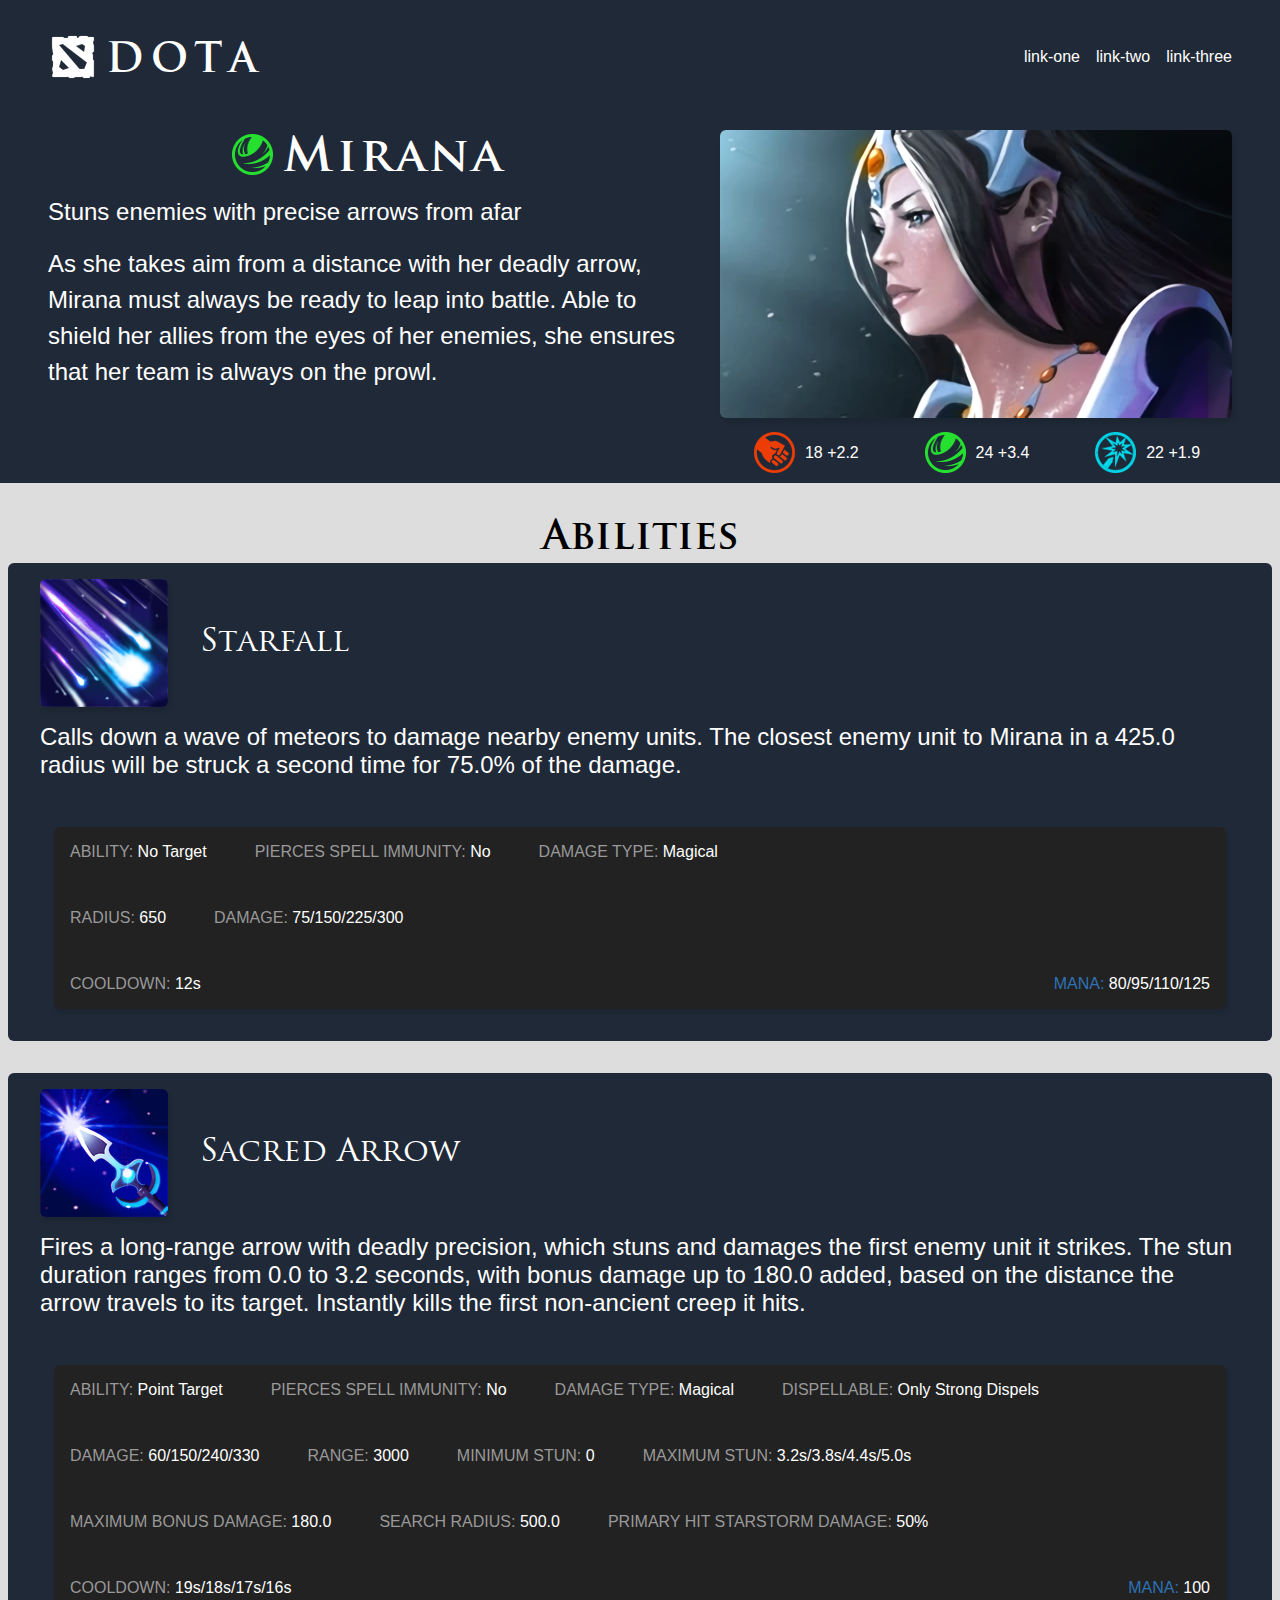
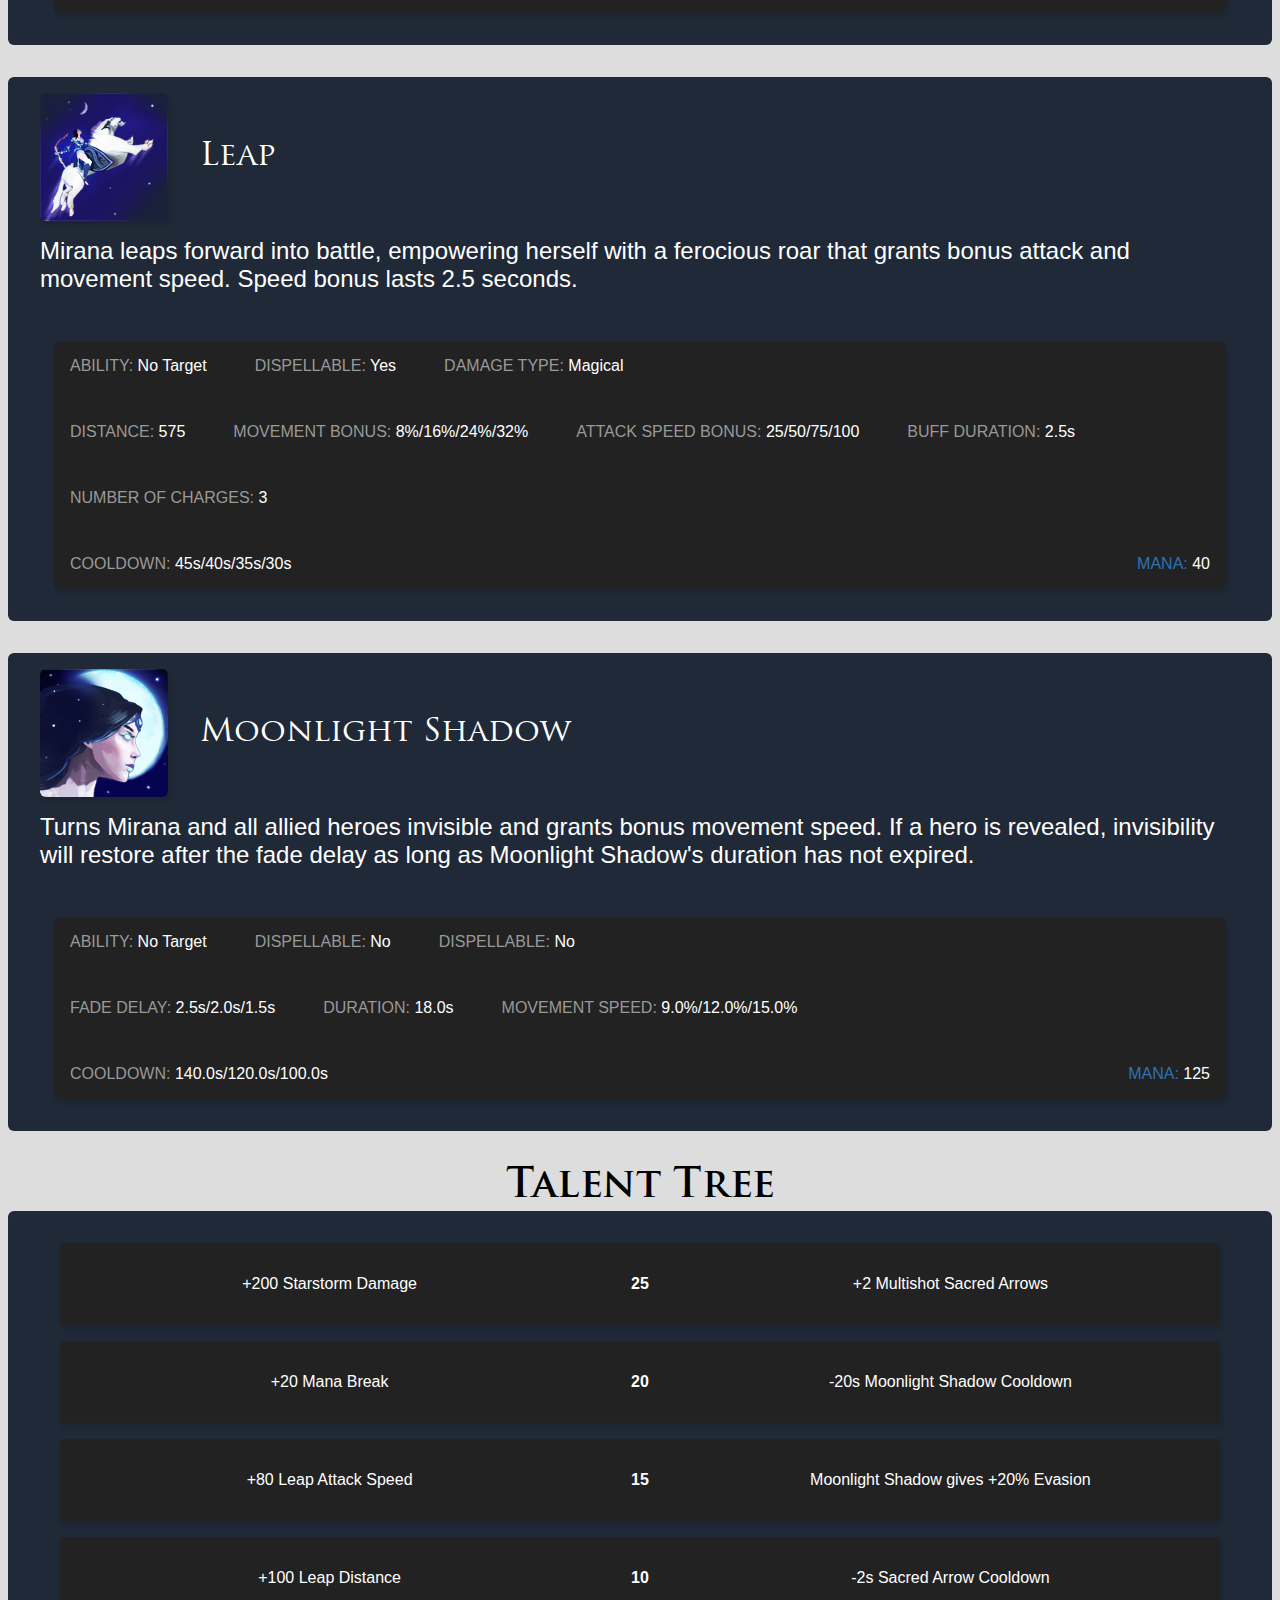
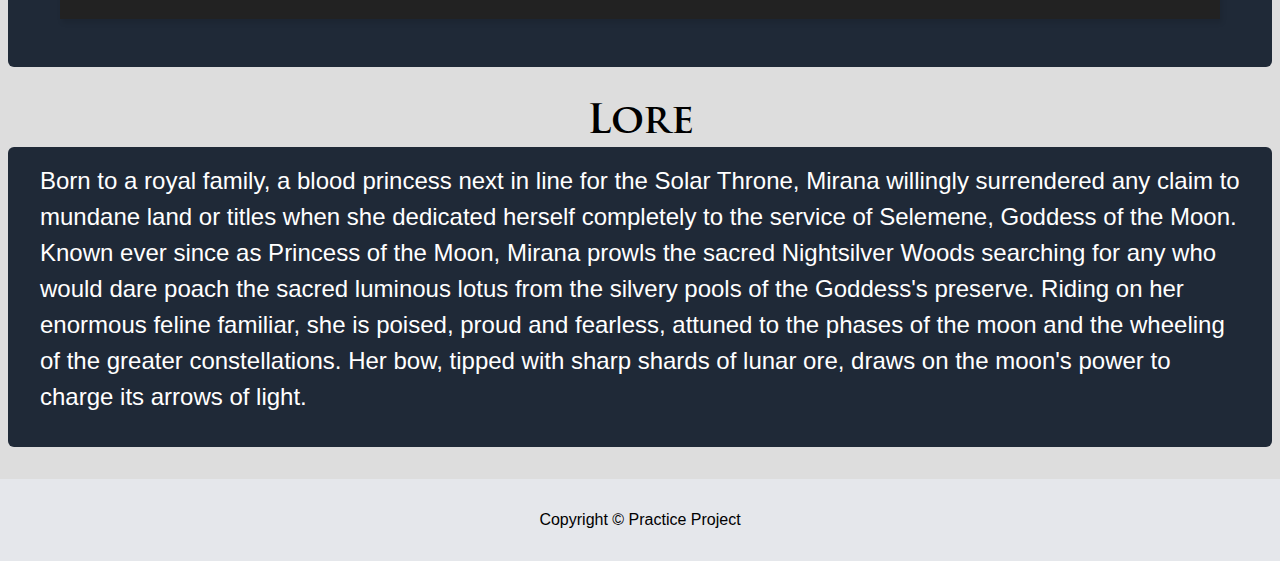
<file: index.html>
<!DOCTYPE html>
<html lang="en">
  <head>
    <meta charset="UTF-8" />
    <meta http-equiv="X-UA-Compatible" content="IE=edge" />
    <meta name="viewport" content="width=device-width, initial-scale=1.0" />
    <link rel="stylesheet" href="styles.css" />
    <title>Document</title>
  </head>
  <body>
    <header>
      <nav>
        <div class="logo-box">
          <img src="imgs/icons8-dota-2.svg" alt="Dota logo" />
          <div class="logo">DOTA</div>
        </div>
        <ul>
          <li><a href="#">link-one</a></li>
          <li><a href="#">link-two</a></li>
          <li><a href="#">link-three</a></li>
        </ul>
      </nav>
      <div class="hero-box">
        <div class="hero-text-box">
          <div class="name-box">
            <img
              class="name-icon"
              src="imgs/hero_agility.png"
              alt="Agility icon"
            />
            <h1 class="name">Mirana</h1>
          </div>

          <p class="tag-line">Stuns enemies with precise arrows from afar</p>
          <p class="description">
            As she takes aim from a distance with her deadly arrow, Mirana must
            always be ready to leap into battle. Able to shield her allies from
            the eyes of her enemies, she ensures that her team is always on the
            prowl.
          </p>
        </div>
        <div class="hero-img-box">
          <img
            class="hero-img"
            src="imgs/Mirana_icon2x.png"
            alt="Image of Mirana"
          />
          <ul>
            <li>
              <img
                class="stat-icon"
                src="imgs/hero_strength.png"
                alt="Strength icon"
              />
              <p class="base-stat">18 <span class="stat-gain">+2.2</span></p>
            </li>
            <li>
              <img
                class="stat-icon"
                src="imgs/hero_agility.png"
                alt="Agility icon"
              />
              <p class="base-stat">24 <span class="stat-gain">+3.4</span></p>
            </li>
            <li>
              <img
                class="stat-icon"
                src="imgs/hero_intelligence.png"
                alt="Intelligence icon"
              />
              <p class="stat-icon">22 <span class="stat-gain">+1.9</span></p>
            </li>
          </ul>
        </div>
      </div>
    </header>
    <main>
      <section class="ability-box">
        <h2 class="section-title">Abilities</h2>
        <ul>
          <li>
            <div class="ability-wrapper">
              <div class="ability-header">
                <div class="ability-title-box">
                  <img src="imgs/mirana_starfall.png" alt="Starfall icon" />
                  <p class="ability-title">Starfall</p>
                </div>

                <div class="ability-discription">
                  <p class="ability-summary">
                    Calls down a wave of meteors to damage nearby enemy units.
                    The closest enemy unit to Mirana in a 425.0 radius will be
                    struck a second time for 75.0% of the damage.
                  </p>
                </div>
              </div>

              <div class="centering-box">
                <div class="ability-details">
                  <div class="first-row">
                    <p><span class="grey-text">ABILITY: </span>No Target</p>
                    <p>
                      <span class="grey-text">PIERCES SPELL IMMUNITY: </span>No
                    </p>
                    <p>
                      <span class="grey-text">DAMAGE TYPE: </span
                      ><span class="light-blue-text">Magical</span>
                    </p>
                  </div>

                  <div class="second-row">
                    <p><span class="grey-text">RADIUS: </span>650</p>
                    <p><span class="grey-text">DAMAGE: </span>75/150/225/300</p>
                  </div>

                  <div class="third-row">
                    <p><span class="grey-text">COOLDOWN: </span>12s</p>
                    <p><span class="blue-text">MANA: </span>80/95/110/125</p>
                  </div>
                </div>
              </div>
            </div>
          </li>
          <li>
            <div class="ability-wrapper">
              <div class="ability-header">
                <div class="ability-title-box">
                  <img src="imgs/mirana_arrow.png" alt="Arrow icon" />
                  <p class="ability-title">Sacred Arrow</p>
                </div>
                <div class="ability-discription">
                  <p class="ability-summary">
                    Fires a long-range arrow with deadly precision, which stuns
                    and damages the first enemy unit it strikes. The stun
                    duration ranges from 0.0 to 3.2 seconds, with bonus damage
                    up to 180.0 added, based on the distance the arrow travels
                    to its target. Instantly kills the first non-ancient creep
                    it hits.
                  </p>
                </div>
              </div>
              <div class="centering-box">
                <div class="ability-details">
                  <div class="first-row">
                    <p><span class="grey-text">ABILITY: </span>Point Target</p>
                    <p>
                      <span class="grey-text">PIERCES SPELL IMMUNITY: </span>No
                    </p>
                    <p>
                      <span class="grey-text">DAMAGE TYPE: </span
                      ><span class="light-blue-text">Magical</span>
                    </p>
                    <p>
                      <span class="grey-text">DISPELLABLE: </span>Only Strong
                      Dispels
                    </p>
                  </div>
                  <div class="second-row">
                    <p><span class="grey-text">DAMAGE: </span>60/150/240/330</p>
                    <p><span class="grey-text">RANGE: </span>3000</p>
                    <p><span class="grey-text">MINIMUM STUN: </span>0</p>
                    <p>
                      <span class="grey-text">MAXIMUM STUN: </span
                      >3.2s/3.8s/4.4s/5.0s
                    </p>
                    <p>
                      <span class="grey-text">MAXIMUM BONUS DAMAGE: </span>180.0
                    </p>
                    <p><span class="grey-text">SEARCH RADIUS: </span>500.0</p>
                    <p>
                      <span class="grey-text"
                        >PRIMARY HIT STARSTORM DAMAGE: </span
                      >50%
                    </p>
                  </div>
                  <div class="third-row">
                    <p>
                      <span class="grey-text">COOLDOWN: </span>19s/18s/17s/16s
                    </p>
                    <p><span class="blue-text">MANA: </span>100</p>
                  </div>
                </div>
              </div>
            </div>
          </li>
          <li>
            <div class="ability-wrapper">
              <div class="ability-header">
                <div class="ability-title-box">
                  <img src="imgs/mirana_leap.png" alt="Leap icon" />
                  <p class="ability-title">Leap</p>
                </div>
                <div class="ability-discription">
                  <p class="ability-summary">
                    Mirana leaps forward into battle, empowering herself with a
                    ferocious roar that grants bonus attack and movement speed.
                    Speed bonus lasts 2.5 seconds.
                  </p>
                </div>
              </div>
              <div class="centering-box">
                <div class="ability-details">
                  <div class="first-row">
                    <p><span class="grey-text">ABILITY: </span>No Target</p>
                    <p><span class="grey-text">DISPELLABLE: </span>Yes</p>
                    <p>
                      <span class="grey-text">DAMAGE TYPE: </span
                      ><span class="light-blue-text">Magical</span>
                    </p>
                  </div>
                  <div class="second-row">
                    <p><span class="grey-text">DISTANCE: </span>575</p>
                    <p>
                      <span class="grey-text">MOVEMENT BONUS: </span
                      >8%/16%/24%/32%
                    </p>
                    <p>
                      <span class="grey-text">ATTACK SPEED BONUS: </span
                      >25/50/75/100
                    </p>
                    <p><span class="grey-text">BUFF DURATION: </span>2.5s</p>
                    <p><span class="grey-text">NUMBER OF CHARGES: </span>3</p>
                  </div>
                  <div class="third-row">
                    <p>
                      <span class="grey-text">COOLDOWN: </span>45s/40s/35s/30s
                    </p>
                    <p><span class="blue-text">MANA: </span>40</p>
                  </div>
                </div>
              </div>
            </div>
          </li>
          <li>
            <div class="ability-wrapper">
              <div class="ability-header">
                <div class="ability-title-box">
                  <img
                    src="imgs/mirana_invis.png"
                    alt="Moonlight Shadow icon"
                  />
                  <p class="ability-title">Moonlight Shadow</p>
                </div>
                <div class="ability-discription">
                  <p class="ability-summary">
                    Turns Mirana and all allied heroes invisible and grants
                    bonus movement speed. If a hero is revealed, invisibility
                    will restore after the fade delay as long as Moonlight
                    Shadow's duration has not expired.
                  </p>
                </div>
              </div>
              <div class="centering-box">
                <div class="ability-details">
                  <div class="first-row">
                    <p><span class="grey-text">ABILITY: </span>No Target</p>
                    <p><span class="grey-text">DISPELLABLE: </span>No</p>
                    <p><span class="grey-text">DISPELLABLE: </span>No</p>
                  </div>
                  <div class="second-row">
                    <p>
                      <span class="grey-text">FADE DELAY: </span>2.5s/2.0s/1.5s
                    </p>
                    <p><span class="grey-text">DURATION: </span>18.0s</p>
                    <p>
                      <span class="grey-text">MOVEMENT SPEED: </span
                      >9.0%/12.0%/15.0%
                    </p>
                  </div>
                  <div class="third-row">
                    <p>
                      <span class="grey-text">COOLDOWN: </span
                      >140.0s/120.0s/100.0s
                    </p>
                    <p><span class="blue-text">MANA: </span>125</p>
                  </div>
                </div>
              </div>
            </div>
          </li>
        </ul>
      </section>
      <section>
        <h2 class="section-title">Talent Tree</h2>
        <div class="talent-box">
          <table>
            <tr class="first-table-row">
              <td>+200 Starstorm Damage</td>
              <th>25</th>
              <td>+2 Multishot Sacred Arrows</td>
            </tr>
            <tr>
              <td>+20 Mana Break</td>
              <th>20</th>
              <td>-20s Moonlight Shadow Cooldown</td>
            </tr>
            <tr>
              <td>+80 Leap Attack Speed</td>
              <th>15</th>
              <td>Moonlight Shadow gives +20% Evasion</td>
            </tr>
            <tr>
              <td>+100 Leap Distance</td>
              <th>10</th>
              <td>-2s Sacred Arrow Cooldown</td>
            </tr>
          </table>
        </div>
      </section>
      <section>
        <h2 class="section-title">Lore</h2>
        <p class="lore-box">
          Born to a royal family, a blood princess next in line for the Solar
          Throne, Mirana willingly surrendered any claim to mundane land or
          titles when she dedicated herself completely to the service of
          Selemene, Goddess of the Moon. Known ever since as Princess of the
          Moon, Mirana prowls the sacred Nightsilver Woods searching for any who
          would dare poach the sacred luminous lotus from the silvery pools of
          the Goddess's preserve. Riding on her enormous feline familiar, she is
          poised, proud and fearless, attuned to the phases of the moon and the
          wheeling of the greater constellations. Her bow, tipped with sharp
          shards of lunar ore, draws on the moon's power to charge its arrows of
          light.
        </p>
      </section>
    </main>
    <footer>
      <p>Copyright &copy; Practice Project</p>
    </footer>
  </body>
</html>
</file>
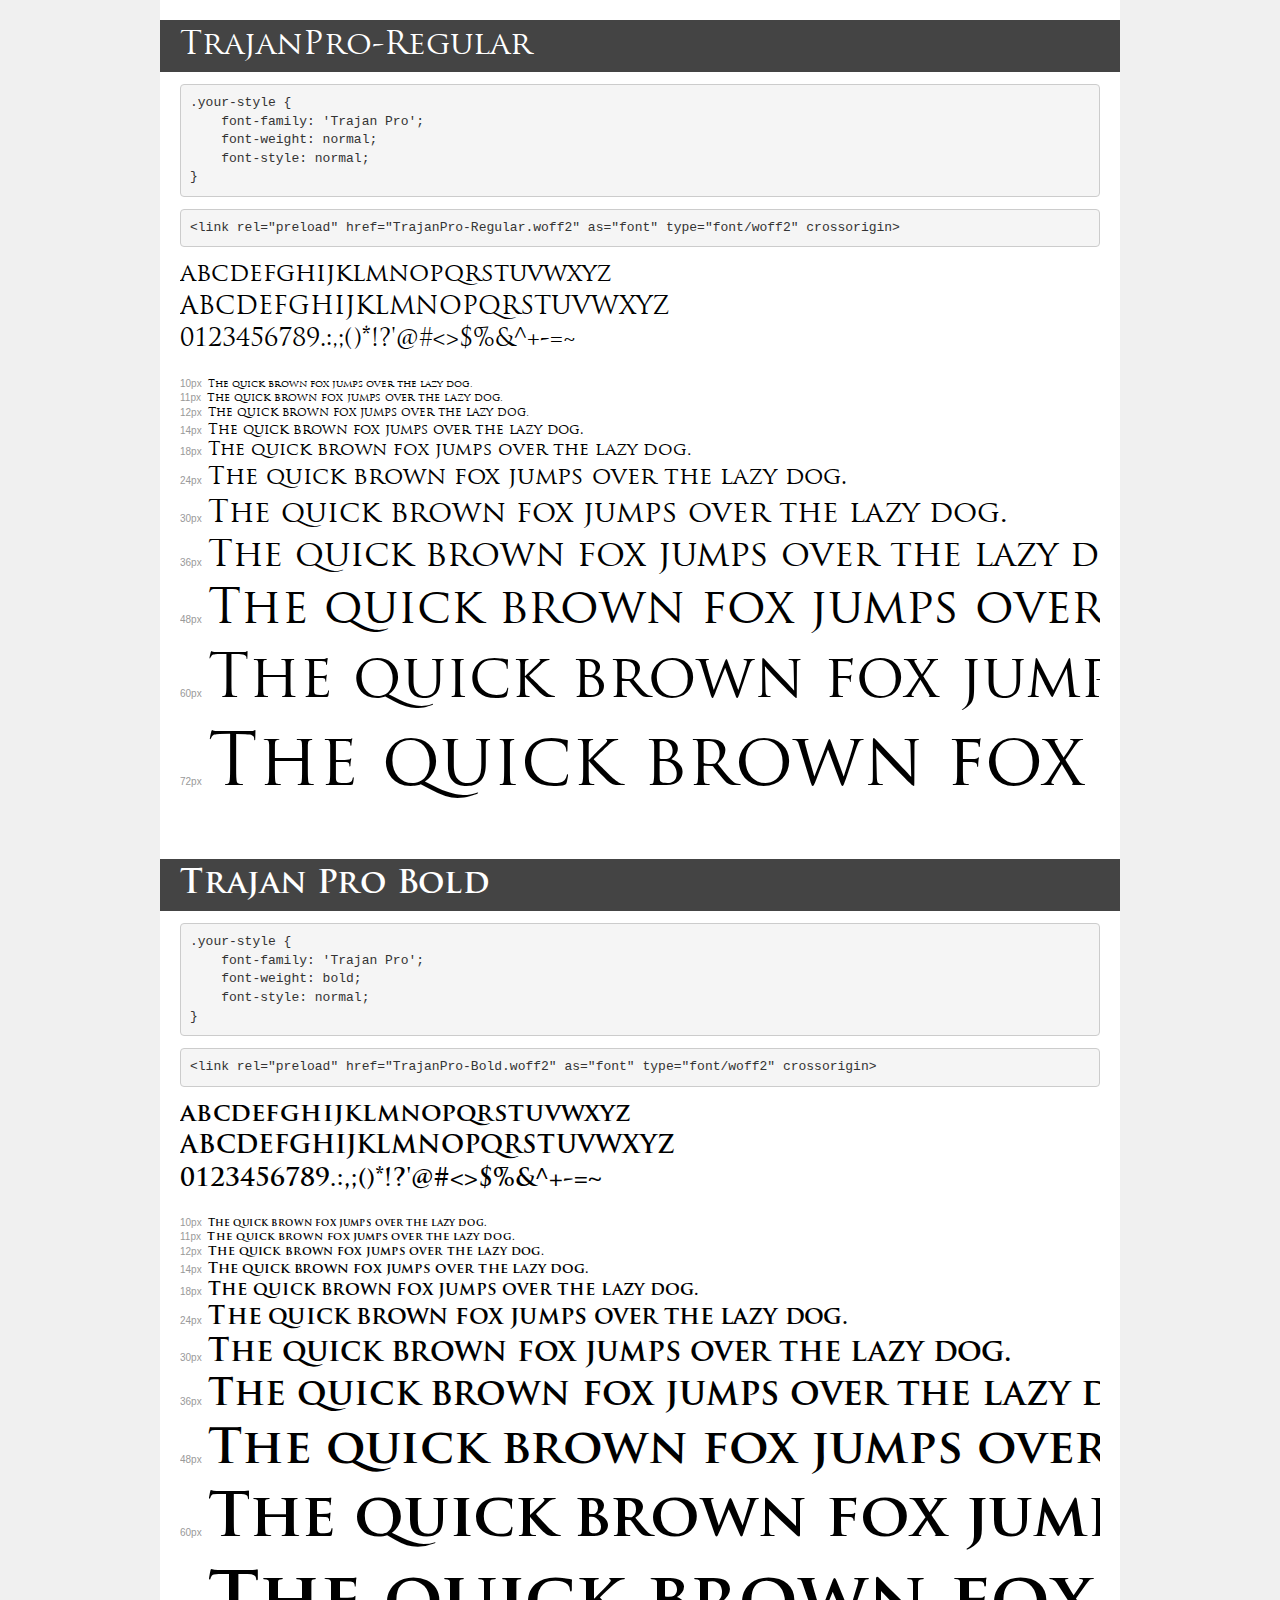
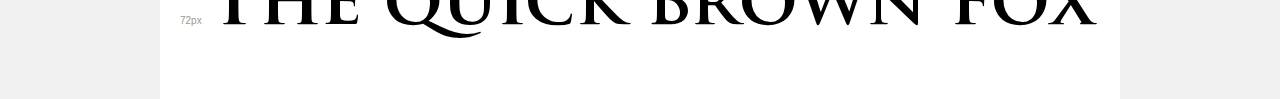
<file: fonts/demo.html>
<!DOCTYPE html>
<html lang="en">
<head>
    <meta charset="utf-8">
    <meta http-equiv="X-UA-Compatible" content="IE=edge">
    <meta name="viewport" content="width=device-width, initial-scale=1">
    <meta name="robots" content="noindex, noarchive">
    <meta name="format-detection" content="telephone=no">
    <title>Transfonter demo</title>
    <link href="stylesheet.css" rel="stylesheet">
    <style>
        /*
        http://meyerweb.com/eric/tools/css/reset/
        v2.0 | 20110126
        License: none (public domain)
        */
        html, body, div, span, applet, object, iframe,
        h1, h2, h3, h4, h5, h6, p, blockquote, pre,
        a, abbr, acronym, address, big, cite, code,
        del, dfn, em, img, ins, kbd, q, s, samp,
        small, strike, strong, sub, sup, tt, var,
        b, u, i, center,
        dl, dt, dd, ol, ul, li,
        fieldset, form, label, legend,
        table, caption, tbody, tfoot, thead, tr, th, td,
        article, aside, canvas, details, embed,
        figure, figcaption, footer, header, hgroup,
        menu, nav, output, ruby, section, summary,
        time, mark, audio, video {
            margin: 0;
            padding: 0;
            border: 0;
            font-size: 100%;
            font: inherit;
            vertical-align: baseline;
        }
        /* HTML5 display-role reset for older browsers */
        article, aside, details, figcaption, figure,
        footer, header, hgroup, menu, nav, section {
            display: block;
        }
        body {
            line-height: 1;
        }
        ol, ul {
            list-style: none;
        }
        blockquote, q {
            quotes: none;
        }
        blockquote:before, blockquote:after,
        q:before, q:after {
            content: '';
            content: none;
        }
        table {
            border-collapse: collapse;
            border-spacing: 0;
        }
        /* demo styles */
        body {
            background: #f0f0f0;
            color: #000;
        }
        .page {
            background: #fff;
            width: 920px;
            margin: 0 auto;
            padding: 20px 20px 0 20px;
            overflow: hidden;
        }
        .font-container {
            overflow-x: auto;
            overflow-y: hidden;
            margin-bottom: 40px;
            line-height: 1.3;
            white-space: nowrap;
            padding-bottom: 5px;
        }
        h1 {
            position: relative;
            background: #444;
            font-size: 32px;
            color: #fff;
            padding: 10px 20px;
            margin: 0 -20px 12px -20px;
        }
        .letters {
            font-size: 25px;
            margin-bottom: 20px;
        }
        .s10:before {
            content: '10px';
        }
        .s11:before {
            content: '11px';
        }
        .s12:before {
            content: '12px';
        }
        .s14:before {
            content: '14px';
        }
        .s18:before {
            content: '18px';
        }
        .s24:before {
            content: '24px';
        }
        .s30:before {
            content: '30px';
        }
        .s36:before {
            content: '36px';
        }
        .s48:before {
            content: '48px';
        }
        .s60:before {
            content: '60px';
        }
        .s72:before {
            content: '72px';
        }
        .s10:before, .s11:before, .s12:before, .s14:before,
        .s18:before, .s24:before, .s30:before, .s36:before,
        .s48:before, .s60:before, .s72:before {
            font-family: Arial, sans-serif;
            font-size: 10px;
            font-weight: normal;
            font-style: normal;
            color: #999;
            padding-right: 6px;
        }
        pre {
            display: block;
            padding: 9px;
            margin: 0 0 12px;
            font-family: Monaco, Menlo, Consolas, "Courier New", monospace;
            font-size: 13px;
            line-height: 1.428571429;
            color: #333;
            font-weight: normal;
            font-style: normal;
            background-color: #f5f5f5;
            border: 1px solid #ccc;
            overflow-x: auto;
            border-radius: 4px;
        }
        /* responsive */
        @media (max-width: 959px) {
            .page {
                width: auto;
                margin: 0;
            }
        }
    </style>
</head>
<body>
<div class="page">
    <div class="demo">
        <h1 style="font-family: 'Trajan Pro'; font-weight: normal; font-style: normal;">TrajanPro-Regular</h1>
        <pre title="Usage">.your-style {
    font-family: 'Trajan Pro';
    font-weight: normal;
    font-style: normal;
}</pre>
        <pre title="Preload (optional)">
&lt;link rel=&quot;preload&quot; href=&quot;TrajanPro-Regular.woff2&quot; as=&quot;font&quot; type=&quot;font/woff2&quot; crossorigin&gt;</pre>
        <div class="font-container" style="font-family: 'Trajan Pro'; font-weight: normal; font-style: normal;">
            <p class="letters">
                abcdefghijklmnopqrstuvwxyz<br>
ABCDEFGHIJKLMNOPQRSTUVWXYZ<br>
                0123456789.:,;()*!?'@#&lt;&gt;$%&^+-=~
            </p>
            <p class="s10" style="font-size: 10px;">The quick brown fox jumps over the lazy dog.</p>
            <p class="s11" style="font-size: 11px;">The quick brown fox jumps over the lazy dog.</p>
            <p class="s12" style="font-size: 12px;">The quick brown fox jumps over the lazy dog.</p>
            <p class="s14" style="font-size: 14px;">The quick brown fox jumps over the lazy dog.</p>
            <p class="s18" style="font-size: 18px;">The quick brown fox jumps over the lazy dog.</p>
            <p class="s24" style="font-size: 24px;">The quick brown fox jumps over the lazy dog.</p>
            <p class="s30" style="font-size: 30px;">The quick brown fox jumps over the lazy dog.</p>
            <p class="s36" style="font-size: 36px;">The quick brown fox jumps over the lazy dog.</p>
            <p class="s48" style="font-size: 48px;">The quick brown fox jumps over the lazy dog.</p>
            <p class="s60" style="font-size: 60px;">The quick brown fox jumps over the lazy dog.</p>
            <p class="s72" style="font-size: 72px;">The quick brown fox jumps over the lazy dog.</p>
        </div>
    </div>

    <div class="demo">
        <h1 style="font-family: 'Trajan Pro'; font-weight: bold; font-style: normal;">Trajan Pro Bold</h1>
        <pre title="Usage">.your-style {
    font-family: 'Trajan Pro';
    font-weight: bold;
    font-style: normal;
}</pre>
        <pre title="Preload (optional)">
&lt;link rel=&quot;preload&quot; href=&quot;TrajanPro-Bold.woff2&quot; as=&quot;font&quot; type=&quot;font/woff2&quot; crossorigin&gt;</pre>
        <div class="font-container" style="font-family: 'Trajan Pro'; font-weight: bold; font-style: normal;">
            <p class="letters">
                abcdefghijklmnopqrstuvwxyz<br>
ABCDEFGHIJKLMNOPQRSTUVWXYZ<br>
                0123456789.:,;()*!?'@#&lt;&gt;$%&^+-=~
            </p>
            <p class="s10" style="font-size: 10px;">The quick brown fox jumps over the lazy dog.</p>
            <p class="s11" style="font-size: 11px;">The quick brown fox jumps over the lazy dog.</p>
            <p class="s12" style="font-size: 12px;">The quick brown fox jumps over the lazy dog.</p>
            <p class="s14" style="font-size: 14px;">The quick brown fox jumps over the lazy dog.</p>
            <p class="s18" style="font-size: 18px;">The quick brown fox jumps over the lazy dog.</p>
            <p class="s24" style="font-size: 24px;">The quick brown fox jumps over the lazy dog.</p>
            <p class="s30" style="font-size: 30px;">The quick brown fox jumps over the lazy dog.</p>
            <p class="s36" style="font-size: 36px;">The quick brown fox jumps over the lazy dog.</p>
            <p class="s48" style="font-size: 48px;">The quick brown fox jumps over the lazy dog.</p>
            <p class="s60" style="font-size: 60px;">The quick brown fox jumps over the lazy dog.</p>
            <p class="s72" style="font-size: 72px;">The quick brown fox jumps over the lazy dog.</p>
        </div>
    </div>

</div>
</body>
</html>
</file>
<file: styles.css>
@font-face {
  font-family: "Trajan Pro";
  src: url("fonts/TrajanPro-Regular.woff") format("woff2"),
    url("fonts/TrajanPro-Regular.woff") format("woff");
  font-weight: normal;
  font-style: normal;
  font-display: swap;
}

@font-face {
  font-family: "Trajan Pro";
  src: url("fonts/TrajanPro-Bold.woff2") format("woff2"),
    url("fonts/TrajanPro-Bold.woff") format("woff");
  font-weight: bold;
  font-style: normal;
  font-display: swap;
}

* {
  margin: 0;
  padding: 0;
}

html {
  box-sizing: border-box;
  font-family: Arial, Helvetica, sans-serif;
  background-color: #ddd;
}

/* HEADER */

header {
  color: #fff;
  background-color: #1f2937;
  padding: 2rem 3rem 0.5rem 3rem;
  margin-bottom: 2rem;
}

nav {
  display: flex;
  justify-content: space-between;
  align-items: center;

  margin-bottom: 3rem;
}

.logo-box {
  display: flex;
  align-items: center;
}

.logo {
  font-size: 2.5rem;
  font-family: "Trajan Pro";
  letter-spacing: 0.5rem;
  font-weight: bold;
  margin-left: 0.5rem;
  margin-bottom: -0.6rem;
}

nav ul {
  display: flex;
  gap: 1rem;
  list-style: none;
}

nav ul a {
  color: #fff;
  text-decoration: none;
}

.hero-box {
  display: flex;
  justify-content: space-around;
  gap: 2rem;
}

.name-box {
  display: flex;
  justify-content: center;
  align-items: center;
  gap: 0.5rem;
}

.hero-text-box {
  display: flex;
  flex-direction: column;
  gap: 1rem;
  max-width: 700px;
  font-size: 1.5rem;
}

.name {
  font-family: "Trajan Pro";
  font-size: 3rem;
  letter-spacing: 0.2rem;
  margin-bottom: -0.6rem;
}

.description,
.tag-line {
  line-height: 1.5;
}

.hero-img {
  border-radius: 6px;
  margin-bottom: 0.5rem;
  box-shadow: 2px 4px 5px 0px rgba(0, 0, 0, 0.1);
}

.hero-box ul {
  display: flex;
  justify-content: space-around;
  list-style: none;
}

.hero-box ul li {
  display: flex;
  align-items: center;
  gap: 0.5rem;

  list-style: none;
}

/* Main */

.ability-box {
  margin-bottom: 2rem;
}

.section-title {
  text-align: center;
  font-size: 2.5rem;
  font-family: "Trajan Pro";
  font-weight: bold;
}

.ability-box ul {
  display: flex;
  flex-direction: column;
  justify-content: center;
  gap: 2rem;
  list-style: none;
}

.ability-wrapper {
  background-color: #1f2937;
  color: #fff;
  border-radius: 6px;
  width: 1200px;
  margin: 0 auto;
  padding: 1rem 2rem 2rem 2rem;
}

.ability-header {
  display: flex;
  flex-direction: column;
  gap: 1rem;
  font-size: 1.5rem;
}

.ability-title-box {
  display: flex;
  align-items: center;
}

.ability-title-box img {
  border-radius: 6px;
  box-shadow: 2px 4px 5px 0px rgba(0, 0, 0, 0.1);
}

.ability-title {
  margin-left: 2rem;
  font-size: 2rem;
  font-family: "Trajan Pro";
}

.centering-box {
  display: flex;
  justify-content: center;
}

.ability-details {
  display: flex;
  flex-direction: column;
  gap: 3rem;

  padding: 1rem;
  margin-top: 3rem;
  background-color: #222;
  border-radius: 6px;
  width: 95%;
  box-shadow: 2px 4px 5px 0px rgba(0, 0, 0, 0.1);
}

.grey-text {
  color: #999;
}

.blue-text {
  color: rgb(46, 114, 182);
}

.first-row {
  display: flex;
  gap: 3rem;
  flex-wrap: wrap;
}

.second-row {
  display: flex;
  gap: 3rem;
  flex-wrap: wrap;
}

.third-row {
  display: flex;
  justify-content: space-between;
}

.talent-box {
  display: flex;
  flex-direction: column;
  align-items: center;
  margin: 0 auto;
  margin-bottom: 2rem;
  padding: 1rem 2rem 2rem 2rem;
  width: 1200px;
  border-radius: 6px;

  color: #fff;
  background-color: #1f2937;
}

.talent-box table {
  border-spacing: 0 1rem;
}

.talent-box tr {
  box-shadow: 2px 4px 5px 0 rgba(0, 0, 0, 0.1);
}

.talent-box th,
.talent-box td {
  padding: 2rem;
  background-color: #222;
}

.talent-box td {
  display: flex;
  justify-content: center;
  width: 475px;
}

.lore-box {
  background-color: #1f2937;
  color: #fff;
  border-radius: 6px;
  width: 1200px;
  margin: 0 auto 2rem auto;
  padding: 1rem 2rem 2rem 2rem;
  font-size: 1.5rem;
  line-height: 1.5;
}

/* Footer */

footer {
  display: flex;
  justify-content: center;
  align-items: center;
  background-color: #e5e7eb;
  padding: 2rem;
}
</file>
<file: fonts/stylesheet.css>
@font-face {
    font-family: 'Trajan Pro';
    src: url('TrajanPro-Regular.woff2') format('woff2'),
        url('TrajanPro-Regular.woff') format('woff');
    font-weight: normal;
    font-style: normal;
    font-display: swap;
}

@font-face {
    font-family: 'Trajan Pro';
    src: url('TrajanPro-Bold.woff2') format('woff2'),
        url('TrajanPro-Bold.woff') format('woff');
    font-weight: bold;
    font-style: normal;
    font-display: swap;
}
</file>
